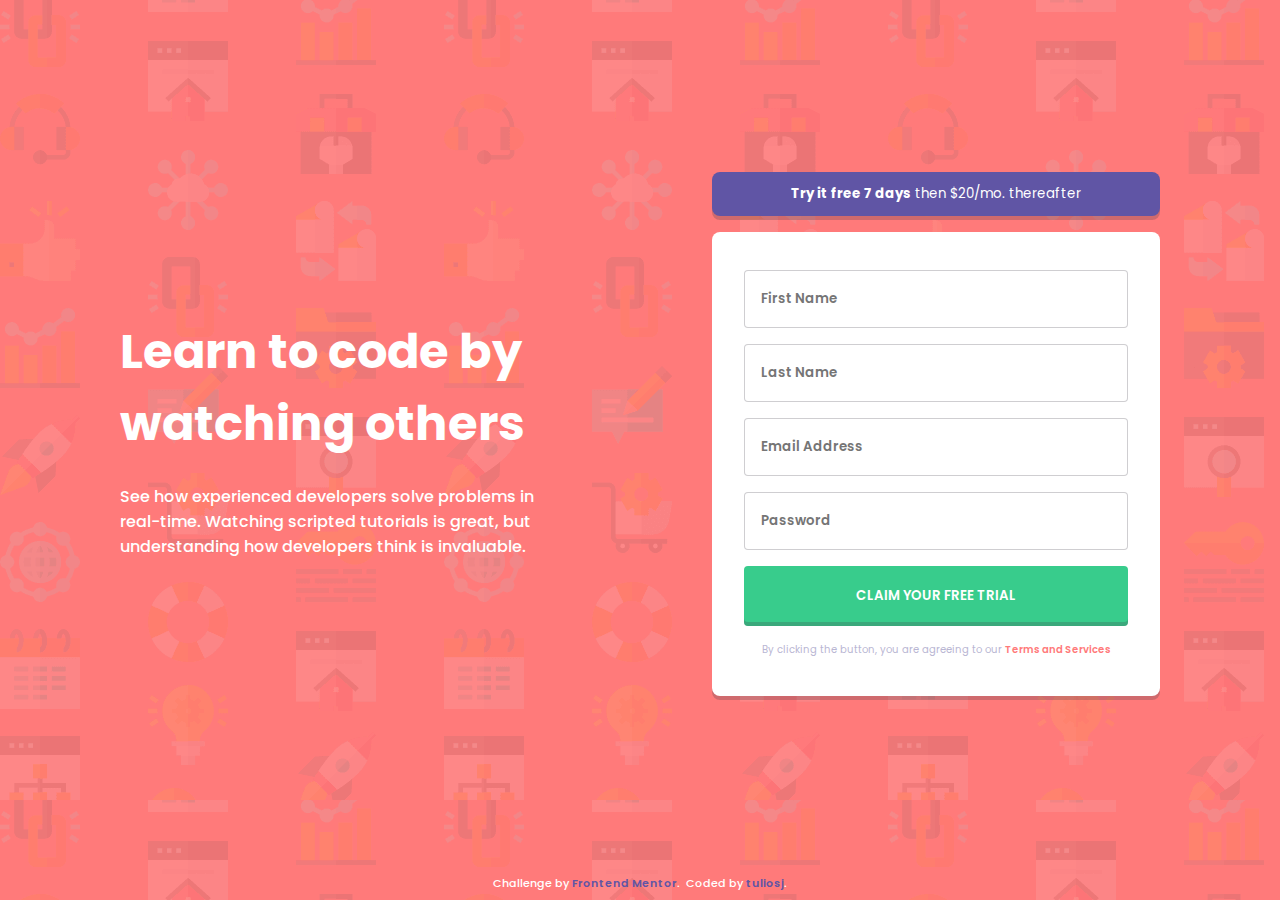
<file: intro-component-with-signup-form/index.html>
<!DOCTYPE html>
<html lang="en">
  <head>
    <meta charset="UTF-8" />
    <meta name="viewport" content="width=device-width, initial-scale=1.0" />
    <!-- displays site properly based on user's device -->

    <link
      rel="icon"
      type="image/png"
      sizes="32x32"
      href="./images/favicon-32x32.png"
    />

    <title>Frontend Mentor | Intro component with sign up form</title>

    <link
      href="https://fonts.googleapis.com/css2?family=Poppins:wght@400;500;600;700&display=swap"
      rel="stylesheet"
    />

    <script>
      const vh = window.innerHeight * 0.01;
      document.documentElement.style.setProperty("--vh", `${vh}px`);
    </script>
    <link rel="stylesheet" href="styles.css" />
  </head>
  <body>
    <div class="container">
      <div class="content">
        <div class="description">
          <h1>
            Learn to code by watching others
          </h1>
          <p>
            See how experienced developers solve problems in real-time. Watching
            scripted tutorials is great, but understanding how developers think
            is invaluable.
          </p>
        </div>
        <div class="form-column">
          <button class="try-it" onclick="location.href='#'">
            <strong>Try it free 7 days</strong> then $20/mo. thereafter
          </button>
          <form action="#">
            <div class="input-group">
              <input
                type="text"
                maxlength="100"
                name="first-name"
                id="first-name"
                placeholder="First Name"
                aria-label="First Name"
                onblur="validate('first-name')"
                required
              />
            </div>
            <div class="input-group">
              <input
                type="text"
                maxlength="100"
                name="last-name"
                id="last-name"
                placeholder="Last Name"
                aria-label="Last Name"
                onblur="validate('last-name')"
                required
              />
            </div>
            <div class="input-group">
              <input
                type="email"
                maxlength="100"
                name="email"
                id="email"
                placeholder="Email Address"
                aria-label="Email Address"
                onblur="validate('email')"
                required
              />
            </div>
            <div class="input-group">
              <input
                type="password"
                maxlength="100"
                name="password"
                id="password"
                placeholder="Password"
                aria-label="Password"
                onblur="validate('password')"
                required
              />
            </div>
            <button class="submit-button" type="submit">
              Claim your free trial
            </button>
            <span class="helper"
              >By clicking the button, you are agreeing to our
              <a href="#">Terms and Services</a></span
            >
          </form>
        </div>
      </div>

      <footer>
        <p class="attribution">
          Challenge by
          <a
            href="https://www.frontendmentor.io/challenges/intro-component-with-signup-form-5cf91bd49edda32581d28fd1"
            target="_blank"
            >Frontend Mentor</a
          >.&nbsp; Coded by <a href="https://github.com/tuliosj">tuliosj</a>.
        </p>
      </footer>
    </div>
  </body>
  <script src="https://code.jquery.com/jquery-3.5.1.min.js"></script>
  <script src="./scripts.js"></script>
</html>
</file>
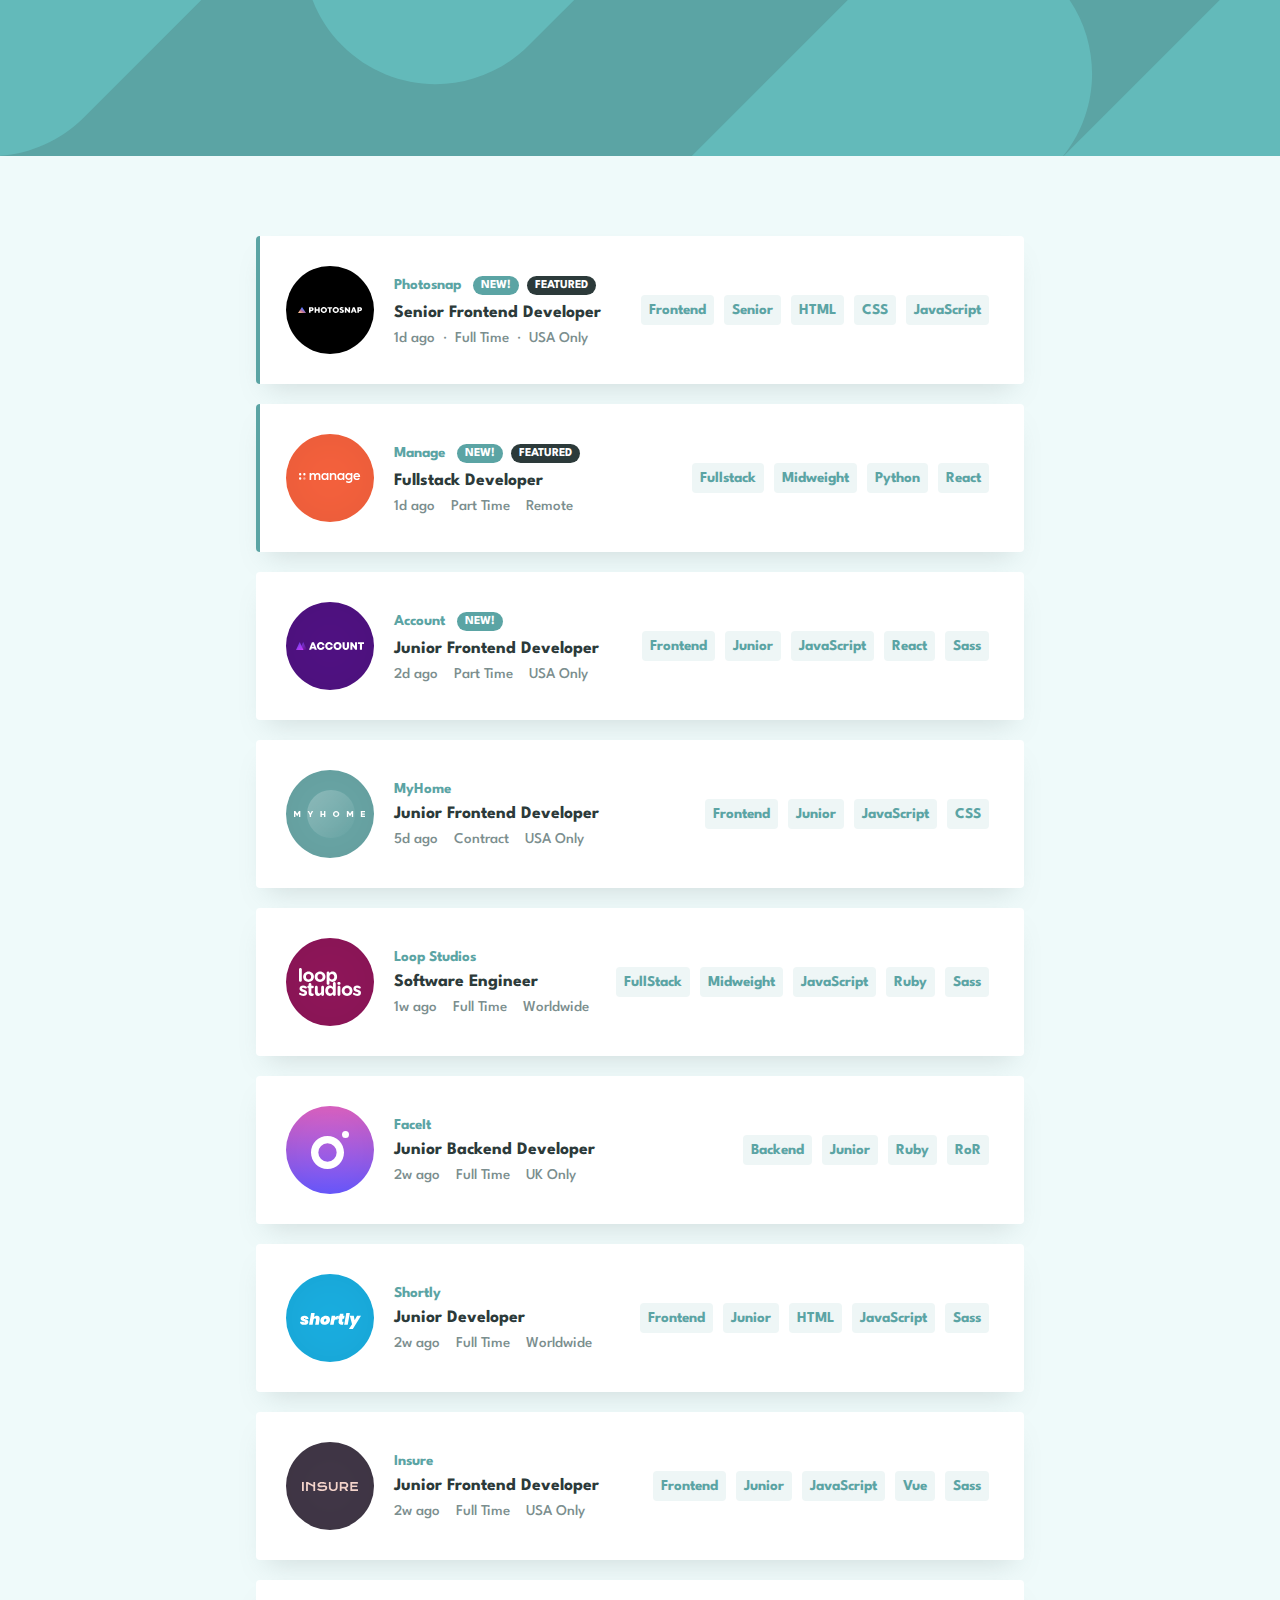
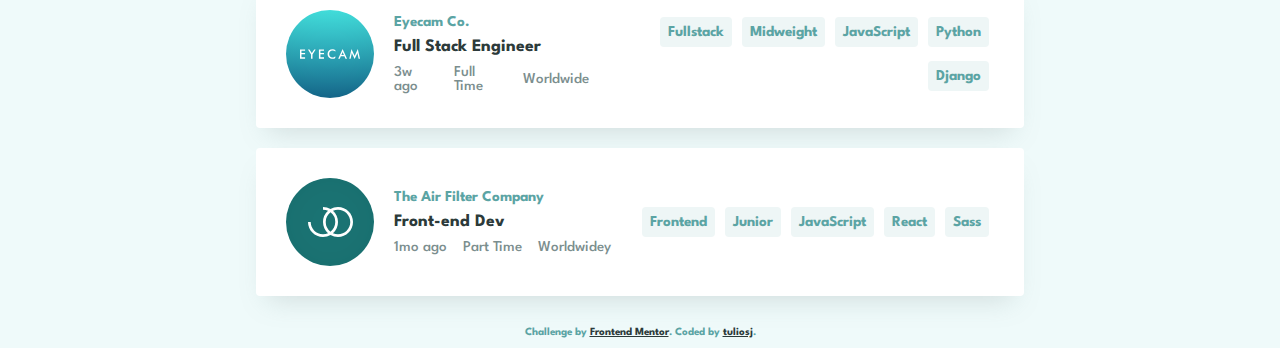
<file: job-listings-with-filtering/index.html>
<!DOCTYPE html>
<html lang="en">
  <head>
    <meta charset="UTF-8" />
    <meta name="viewport" content="width=device-width, initial-scale=1.0" />
    <!-- displays site properly based on user's device -->

    <link
      rel="icon"
      type="image/png"
      sizes="32x32"
      href="./images/favicon-32x32.png"
    />

    <title>Frontend Mentor | Job Listings</title>

    <link
      href="https://fonts.googleapis.com/css2?family=Spartan:wght@500;700&display=swap"
      rel="stylesheet"
    />

    <script>
      const vh = window.innerHeight * 0.01;
      document.documentElement.style.setProperty("--vh", `${vh}px`);
    </script>
    <link rel="stylesheet" href="styles.css" />
  </head>
  <body>
    <header>
      <div class="filter">
        <div class="filters"></div>
        <div>
          <button id="clear-all">Clear</button>
        </div>
      </div>
    </header>
    <main>
      <div class="highlighted card">
        <div class="job">
          <img src="./images/photosnap.svg" alt="Photosnap" />
          <div class="description">
            <div class="top">
              <span>Photosnap</span>
              <span class="new">New!</span>
              <span class="featured">Featured</span>
            </div>
            <button><h3>Senior Frontend Developer</h3></button>
            <div class="bottom">
              <span class="time">1d ago</span>
              <span class="dot">•</span>
              <span class="contract">Full Time</span>
              <span class="dot">•</span>
              <span class="remote">USA Only</span>
            </div>
          </div>
        </div>
        <div class="tags">
          <button data-info="Frontend">Frontend</button>
          <button data-info="Senior">Senior</button>
          <button data-info="HTML">HTML</button>
          <button data-info="CSS">CSS</button>
          <button data-info="JavaScript">JavaScript</button>
        </div>
      </div>
      <div class="highlighted card">
        <div class="job">
          <img src="./images/manage.svg" alt="Manage" />
          <div class="description">
            <div class="top">
              <span>Manage</span>
              <span class="new">New!</span>
              <span class="featured">Featured</span>
            </div>
            <button><h3>Fullstack Developer</h3></button>
            <div class="bottom">
              <span>1d ago</span>
              <span class="dot"></span>
              <span>Part Time</span>
              <span class="dot"></span>
              <span>Remote</span>
            </div>
          </div>
        </div>
        <div class="tags">
          <button data-info="Fullstack">Fullstack</button>
          <button data-info="Midweight">Midweight</button>
          <button data-info="Python">Python</button>
          <button data-info="React">React</button>
        </div>
      </div>
      <div class="card">
        <div class="job">
          <img src="./images/account.svg" alt="Account" />
          <div class="description">
            <div class="top">
              <span>Account</span>
              <span class="new">New!</span>
            </div>
            <button><h3>Junior Frontend Developer</h3></button>
            <div class="bottom">
              <span>2d ago</span>
              <span class="dot"></span>
              <span>Part Time</span>
              <span class="dot"></span>
              <span>USA Only</span>
            </div>
          </div>
        </div>
        <div class="tags">
          <button data-info="Frontend">Frontend</button>
          <button data-info="Junior">Junior</button>
          <button data-info="JavaScript">JavaScript</button>
          <button data-info="React">React</button>
          <button data-info="Sass">Sass</button>
        </div>
      </div>
      <div class="card">
        <div class="job">
          <img src="./images/myhome.svg" alt="MyHome" />
          <div class="description">
            <div class="top">
              <span>MyHome</span>
            </div>
            <button><h3>Junior Frontend Developer</h3></button>
            <div class="bottom">
              <span>5d ago</span>
              <span class="dot"></span>
              <span>Contract</span>
              <span class="dot"></span>
              <span>USA Only</span>
            </div>
          </div>
        </div>
        <div class="tags">
          <button data-info="Frontend">Frontend</button>
          <button data-info="Junior">Junior</button>
          <button data-info="JavaScript">JavaScript</button>
          <button data-info="CSS">CSS</button>
        </div>
      </div>
      <div class="card">
        <div class="job">
          <img src="./images/loop-studios.svg" alt="Loop Studios" />
          <div class="description">
            <div class="top">
              <span>Loop Studios</span>
            </div>
            <button><h3>Software Engineer</h3></button>
            <div class="bottom">
              <span>1w ago</span>
              <span class="dot"></span>
              <span>Full Time</span>
              <span class="dot"></span>
              <span>Worldwide</span>
            </div>
          </div>
        </div>
        <div class="tags">
          <button data-info="FullStack">FullStack</button>
          <button data-info="Midweight">Midweight</button>
          <button data-info="JavaScript">JavaScript</button>
          <button data-info="Ruby">Ruby</button>
          <button data-info="Sass">Sass</button>
        </div>
      </div>
      <div class="card">
        <div class="job">
          <img src="./images/faceit.svg" alt="FaceIt" />
          <div class="description">
            <div class="top">
              <span>FaceIt</span>
            </div>
            <button><h3>Junior Backend Developer</h3></button>
            <div class="bottom">
              <span>2w ago</span>
              <span class="dot"></span>
              <span>Full Time</span>
              <span class="dot"></span>
              <span>UK Only</span>
            </div>
          </div>
        </div>
        <div class="tags">
          <button data-info="Backend">Backend</button>
          <button data-info="Junior">Junior</button>
          <button data-info="Ruby">Ruby</button>
          <button data-info="RoR">RoR</button>
        </div>
      </div>
      <div class="card">
        <div class="job">
          <img src="./images/shortly.svg" alt="Shortly" />
          <div class="description">
            <div class="top">
              <span>Shortly</span>
            </div>
            <button><h3>Junior Developer</h3></button>
            <div class="bottom">
              <span>2w ago</span>
              <span class="dot"></span>
              <span>Full Time</span>
              <span class="dot"></span>
              <span>Worldwide</span>
            </div>
          </div>
        </div>
        <div class="tags">
          <button data-info="Frontend">Frontend</button>
          <button data-info="Junior">Junior</button>
          <button data-info="HTML">HTML</button>
          <button data-info="JavaScript">JavaScript</button>
          <button data-info="Sass">Sass</button>
        </div>
      </div>
      <div class="card">
        <div class="job">
          <img src="./images/insure.svg" alt="Insure" />
          <div class="description">
            <div class="top">
              <span>Insure</span>
            </div>
            <button><h3>Junior Frontend Developer</h3></button>
            <div class="bottom">
              <span>2w ago</span>
              <span class="dot"></span>
              <span>Full Time</span>
              <span class="dot"></span>
              <span>USA Only</span>
            </div>
          </div>
        </div>
        <div class="tags">
          <button data-info="Frontend">Frontend</button>
          <button data-info="Junior">Junior</button>
          <button data-info="JavaScript">JavaScript</button>
          <button data-info="Vue">Vue</button>
          <button data-info="Sass">Sass</button>
        </div>
      </div>
      <div class="card">
        <div class="job">
          <img src="./images/eyecam-co.svg" alt="Eyecam Co." />
          <div class="description">
            <div class="top">
              <span>Eyecam Co.</span>
            </div>
            <button><h3>Full Stack Engineer</h3></button>
            <div class="bottom">
              <span>3w ago</span>
              <span class="dot"></span>
              <span>Full Time</span>
              <span class="dot"></span>
              <span>Worldwide</span>
            </div>
          </div>
        </div>
        <div class="tags">
          <button data-info="Fullstack">Fullstack</button>
          <button data-info="Midweight">Midweight</button>
          <button data-info="JavaScript">JavaScript</button>
          <button data-info="Python">Python</button>
          <button data-info="Django">Django</button>
        </div>
      </div>
      <div class="card">
        <div class="job">
          <img
            src="./images/the-air-filter-company.svg"
            alt="The Air Filter Company"
          />
          <div class="description">
            <div class="top">
              <span>The Air Filter Company</span>
            </div>
            <button><h3>Front-end Dev</h3></button>
            <div class="bottom">
              <span>1mo ago</span>
              <span class="dot"></span>
              <span>Part Time</span>
              <span class="dot"></span>
              <span>Worldwidey</span>
            </div>
          </div>
        </div>
        <div class="tags">
          <button data-info="Frontend">Frontend</button>
          <button data-info="Junior">Junior</button>
          <button data-info="Ruby">JavaScript</button>
          <button data-info="React">React</button>
          <button data-info="Sass">Sass</button>
        </div>
      </div>
    </main>

    <footer>
      <p>
        Challenge by
        <a
          href="https://www.frontendmentor.io/challenges/job-listings-with-filtering-ivstIPCt"
          target="_blank"
          >Frontend Mentor</a
        >. Coded by <a href="https://github.com/tuliosj">tuliosj</a>.
      </p>
    </footer>
  </body>
  <script src="https://code.jquery.com/jquery-3.5.1.min.js"></script>
  <script src="./scripts.js"></script>
</html>
</file>
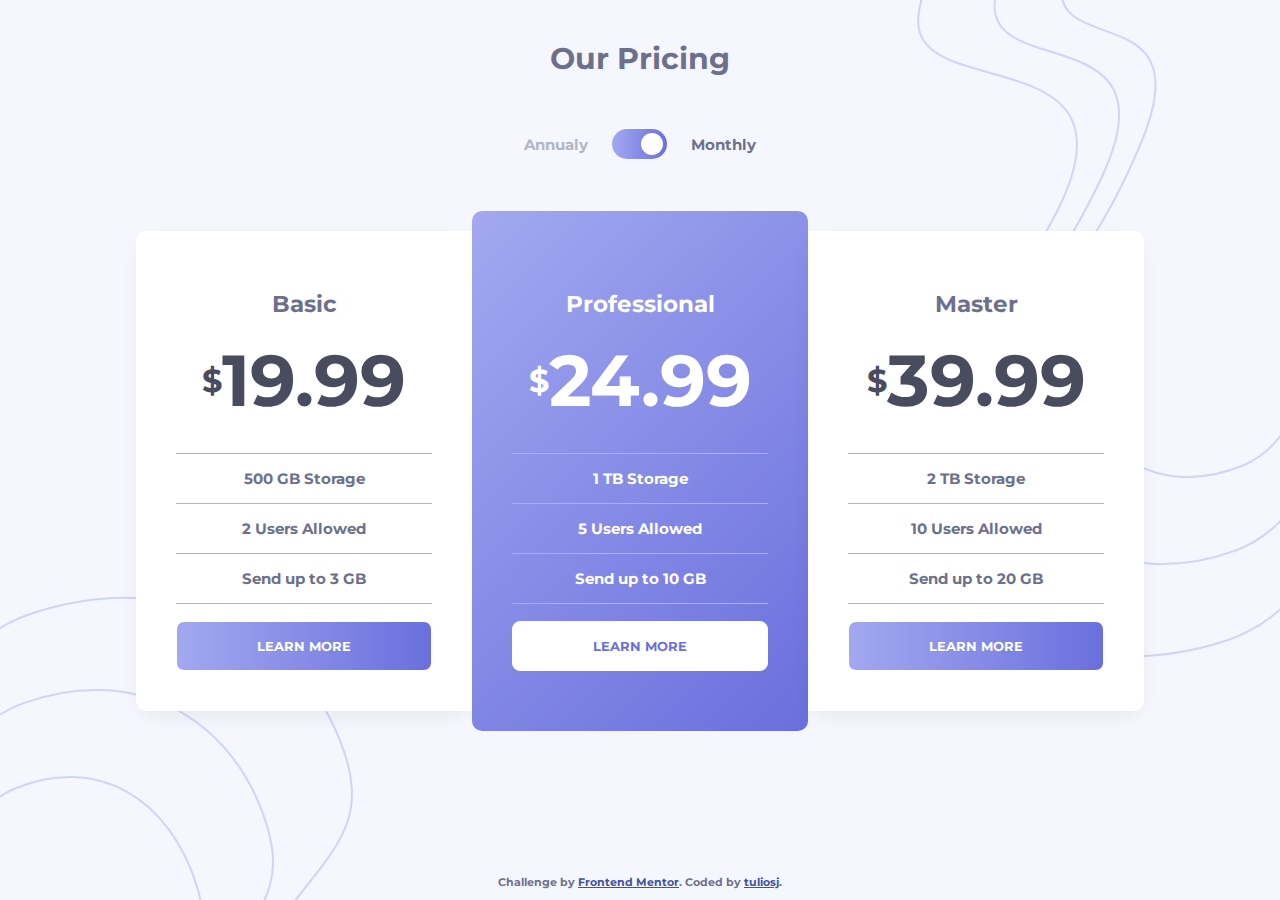
<file: pricing-component-with-toggle/index.html>
<!DOCTYPE html>
<html lang="en">
  <head>
    <meta charset="UTF-8" />
    <meta name="viewport" content="width=device-width, initial-scale=1.0" />
    <!-- displays site properly based on user's device -->

    <link
      rel="icon"
      type="image/png"
      sizes="32x32"
      href="./images/favicon-32x32.png"
    />

    <title>Frontend Mentor | Pricing component with toggle</title>

    <link
      href="https://fonts.googleapis.com/css2?family=Montserrat:wght@700&display=swap"
      rel="stylesheet"
    />

    <script>
      const vh = window.innerHeight * 0.01;
      document.documentElement.style.setProperty("--vh", `${vh}px`);
    </script>
    <link rel="stylesheet" href="./styles.css" />
  </head>

  <body>
    <h1>Our Pricing</h1>
    <div class="toggle-container">
      <label for="toggle" id="y-label">Annualy</label>
      <input
        type="checkbox"
        name="toggle"
        id="toggle"
        aria-label="Check this for the annual plan"
      />
      <label for="toggle" id="m-label">Monthly</label>
    </div>

    <div class="card-container">
      <div class="basic card">
        <div class="plan">
          <h2>Basic</h2>
          <h3 class="monthly"><span>&dollar;</span>19.99</h3>
          <h3 class="annually" style="display: none;">
            <span>&dollar;</span>199.99
          </h3>
        </div>
        <ul>
          <li>500 GB Storage</li>
          <li>2 Users Allowed</li>
          <li>Send up to 3 GB</li>
        </ul>
        <button>Learn More</button>
      </div>
      <div class="pro card">
        <div class="plan">
          <h2>Professional</h2>
          <h3 class="monthly"><span>&dollar;</span>24.99</h3>
          <h3 class="annually" style="display: none;">
            <span>&dollar;</span>249.99
          </h3>
        </div>
        <ul>
          <li>1 TB Storage</li>
          <li>5 Users Allowed</li>
          <li>Send up to 10 GB</li>
        </ul>
        <button>Learn More</button>
      </div>
      <div class="master card">
        <div class="plan">
          <h2>Master</h2>
          <h3 class="monthly"><span>&dollar;</span>39.99</h3>
          <h3 class="annually" style="display: none;">
            <span>&dollar;</span>399.99
          </h3>
        </div>
        <ul>
          <li>2 TB Storage</li>
          <li>10 Users Allowed</li>
          <li>Send up to 20 GB</li>
        </ul>
        <button>Learn More</button>
      </div>
    </div>

    <div class="attribution">
      <p>
        Challenge by
        <a
          href="https://www.frontendmentor.io/challenges/pricing-component-with-toggle-8vPwRMIC"
          target="_blank"
          >Frontend Mentor</a
        >. Coded by <a href="https://github.com/tuliosj">tuliosj</a>.
      </p>
    </div>
  </body>
  <script src="https://code.jquery.com/jquery-3.5.1.min.js"></script>
  <script src="scripts.js"></script>
</html>
</file>
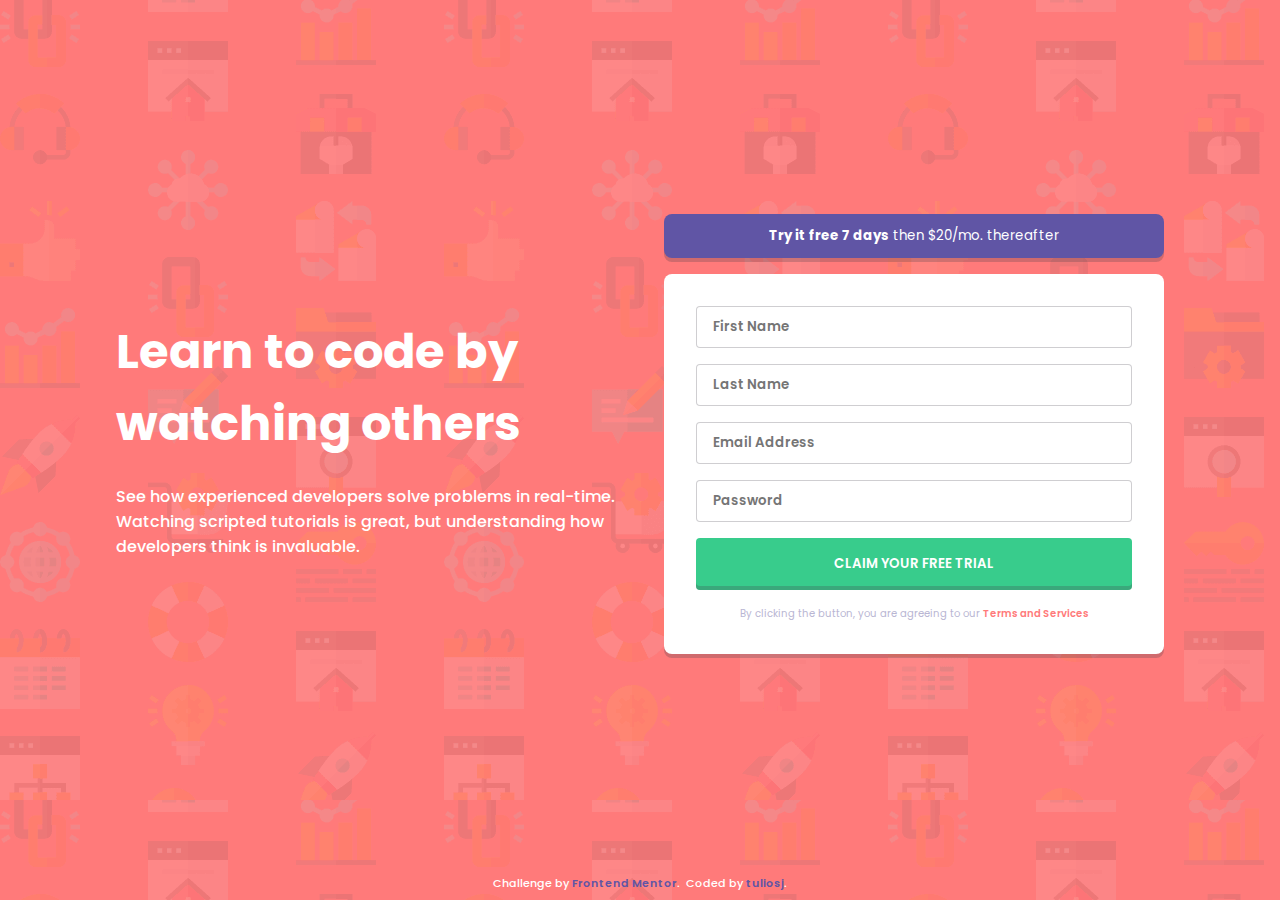
<file: Newbie/IntroWithSignUpForm/index.html>
<!DOCTYPE html>
<html lang="en">
  <head>
    <meta charset="UTF-8" />
    <meta name="viewport" content="width=device-width, initial-scale=1.0" />
    <!-- displays site properly based on user's device -->

    <link
      rel="icon"
      type="image/png"
      sizes="32x32"
      href="./images/favicon-32x32.png"
    />

    <title>Frontend Mentor | Intro component with sign up form</title>

    <link
      href="https://fonts.googleapis.com/css2?family=Poppins:wght@400;500;600;700&display=swap"
      rel="stylesheet"
    />
    <link rel="stylesheet" href="styles.css" />
  </head>
  <body>
    <div class="container">
      <div class="content">
        <div class="description">
          <h1>
            Learn to code by watching others
          </h1>
          <p>
            See how experienced developers solve problems in real-time. Watching
            scripted tutorials is great, but understanding how developers think
            is invaluable.
          </p>
        </div>
        <div class="form-column">
          <button class="try-it" onclick="location.href='#'">
            <b>Try it free 7 days</b> then $20/mo. thereafter
          </button>
          <form action="#">
            <div class="input-group">
              <input
                type="text"
                maxlength="100"
                name="first-name"
                id="first-name"
                placeholder="First Name"
                onblur="validate('first-name')"
                required
              />
            </div>
            <div class="input-group">
              <input
                type="text"
                maxlength="100"
                name="last-name"
                id="last-name"
                placeholder="Last Name"
                onblur="validate('last-name')"
                required
              />
            </div>
            <div class="input-group">
              <input
                type="email"
                maxlength="100"
                name="email"
                id="email"
                placeholder="Email Address"
                onblur="validate('email')"
                required
              />
            </div>
            <div class="input-group">
              <input
                type="password"
                maxlength="100"
                name="password"
                id="password"
                placeholder="Password"
                onblur="validate('password')"
                required
              />
            </div>
            <button class="submit-button" type="submit">
              Claim your free trial
            </button>
            <span class="helper"
              >By clicking the button, you are agreeing to our
              <a href="#">Terms and Services</a></span
            >
          </form>
        </div>
      </div>

      <footer>
        <p class="attribution">
          Challenge by
          <a
            href="https://www.frontendmentor.io/challenges/intro-component-with-signup-form-5cf91bd49edda32581d28fd1"
            target="_blank"
            >Frontend Mentor</a
          >.&nbsp; Coded by <a href="https://github.com/tuliosj">tuliosj</a>.
        </p>
      </footer>
    </div>
  </body>
  <script src="https://code.jquery.com/jquery-3.5.1.min.js"></script>
  <script src="./scripts.js"></script>
</html>
</file>
<file: intro-component-with-signup-form/styles.css>
/* Colors */
:root {
  font-size: 62.5%;

  --red: hsl(0, 100%, 74%);
  --green: hsl(154, 59%, 51%);
  --light-green: hsl(154, 59%, 61%);
  --blue: hsl(248, 32%, 49%);
  --light-blue: hsl(248, 32%, 59%);
  --dark-blue: hsl(249, 10%, 26%);
  --dark-blue-alpha: hsla(249, 10%, 26%, 0.25);
  --grayish-blue: hsl(246, 25%, 77%);
}

/* Body */
html {
  height: 100vh;
  height: calc(var(--vh, 1vh) * 100);
}

body {
  background-color: var(--red);
  background-image: url("./images/bg-intro-desktop.png");
  font-family: "Poppins", sans-serif;
  font-size: 1.6rem;
  margin: 0;
  min-height: 100vh;
  min-height: calc(var(--vh, 1vh) * 100);
}

.container {
  display: flex;
  flex-direction: column;

  min-height: 100vh;
  min-height: calc(var(--vh, 1vh) * 100);
}

.content {
  display: flex;
  justify-content: space-evenly;
  flex-wrap: wrap;

  flex-grow: 2;
}

.content > * {
  display: flex;
  flex-direction: column;
  flex-basis: 35%;
  justify-content: center;

  margin: 2.4rem;
}

footer {
  display: flex;
  align-items: center;
  justify-content: center;

  color: #fff;
}

.attribution {
  font-size: 1.1rem;
  text-align: center;
}

.attribution a {
  color: var(--blue);
}

/* Descriptive Text */

.description {
  color: #fff;
  max-width: 50rem;
}

h1 {
  font-weight: 700;
  font-size: 4.8rem;
  margin: 1.6rem 0;
}

p {
  font-weight: 500;
  margin: 0.8rem 0;
}

/* Form column */

.form-column {
  display: flex;
  justify-content: center;
  flex-direction: column;
}

.form-column > * {
  margin: 0.8rem 0;
  border-radius: 0.8rem;
  box-shadow: 0 0.4rem var(--dark-blue-alpha);
}

.try-it {
  background-color: var(--blue);
  padding: 1.2rem;
}

.try-it a {
  color: #fff;
  font-size: 1.6rem;
  font-weight: 400;
}

.try-it:hover,
.try-it:focus {
  background-color: var(--light-blue);
}

button {
  color: #fff;
  text-align: center;
  font-family: "Poppins", sans-serif;
  border: none;
}

button:focus {
  outline: none;
}

button:active {
  outline: none;
  transform: translateY(0.4rem);
  box-shadow: 0 0;
}

/* Card */

form {
  background-color: #fff;
  display: flex;
  flex-direction: column;
  padding: 3rem 2.4rem;
}

form > * {
  margin: 0.8rem;
}

.input-group {
  display: flex;
  flex-direction: column;
}

.input-group > * {
  flex-grow: 2;
}

input {
  min-height: 4rem;
  padding: 0.8rem 1.6rem;
  border-radius: 0.4rem;
  border: 0.1rem solid var(--dark-blue-alpha);

  font-family: "Poppins", sans-serif;
  font-weight: 600;
  color: var(--dark-blue);
  caret-color: var(--blue);
}

input:focus {
  border: 0.1rem solid var(--blue);
  outline: none;
}

.invalid {
  border: 0.1rem solid var(--red);
}

.invalid-helper {
  position: relative;
  display: flex;
  justify-content: flex-end;
}

.invalid-helper > em {
  margin: 0.4rem;

  color: var(--red);
  font-size: 1.2rem;
  text-align: right;
}

.invalid-helper > img {
  position: absolute;
  bottom: 3.5rem;
  right: 1.7rem;
}

.submit-button {
  background-color: var(--green);
  padding: 2rem;

  border-radius: 0.4rem;
  box-shadow: 0 -0.4rem var(--dark-blue-alpha) inset;

  font-weight: 600;
  text-align: center;
  text-transform: uppercase;
}

.submit-button:hover,
.submit-button:focus {
  background-color: var(--light-green);
}

/* Text Helper */

.helper {
  color: var(--grayish-blue);
  font-size: 1rem;
  text-align: center;
}

a {
  font-weight: 600;
  text-decoration: none;
  color: var(--red);
}

a:focus {
  outline: none;
  text-decoration: underline;
}

/* vertical mode */
@media (max-width: 60em) {
  .content {
    flex-direction: column;
    align-items: center;
  }
  body {
    background-image: url("./images/bg-intro-mobile.png");
  }
  .description {
    text-align: center;
  }
  h1 {
    font-size: 2.8rem;
  }
  .try-it {
    padding: 1.2rem 7.2rem;
  }
  form {
    padding: 0.8rem;
  }
  .form-column {
    width: 90vw;
  }
}
</file>
<file: job-listings-with-filtering/styles.css>
:root {
  font-size: 62.5%;
  --dark-cyan: hsl(180, 29%, 50%);
  --background-grayish-cyan: hsl(180, 52%, 96%);
  --filter-grayish-cyan: hsl(180, 31%, 95%);
  --dark-grayish-cyan: hsl(180, 8%, 52%);
  --darker-grayish-cyan: hsl(180, 14%, 20%);
}

html,
body {
  margin: 0;
  background-color: var(--background-grayish-cyan);
  min-height: 100vh;
  min-height: calc(var(--vh, 1vh) * 100);
  font-family: "Spartan", sans-serif;
  font-size: 1.5rem;
  color: var(--dark-cyan);
  font-weight: 700;
}

body {
  display: flex;
  flex-direction: column;
  overflow-y: scroll;
}

button {
  font-family: "Spartan", sans-serif;
  font-size: 1.5rem;
  color: var(--dark-cyan);
  font-weight: 700;
  border: none;
  background-color: transparent;
  padding: 0;
}

header {
  background-color: var(--dark-cyan);
  background-image: url("./images/bg-header-desktop.svg");
  background-repeat: no-repeat;
  background-size: cover;
  height: 15.6rem;
  display: flex;
  justify-content: center;
}

.filter {
  position: absolute;
  top: 12rem;
  display: flex;
  justify-content: space-between;
  align-items: center;

  width: calc(60% - 6rem);
  padding: 1.6rem 3rem;
  background-color: #fff;
  border-radius: 0.4rem;
  box-shadow: 0px 15px 25px -11px rgba(123, 142, 142, 0.25);
  visibility: hidden;
}

.filters {
  display: flex;
}

.item {
  margin: 0.5rem;
  display: flex;
}

.item > * {
  padding: 0.8rem;
  display: flex;
  align-items: center;
}

.item > span {
  background-color: var(--filter-grayish-cyan);
  border-top-left-radius: 0.4rem;
  border-bottom-left-radius: 0.4rem;
}

.item > button {
  background-color: var(--dark-cyan);
  color: #fff;
  border-top-right-radius: 0.4rem;
  border-bottom-right-radius: 0.4rem;
}

.item > button:hover {
  cursor: pointer;
  background-color: var(--darker-grayish-cyan);
}

#clear-all:hover {
  cursor: pointer;
  text-decoration: underline;
}

main {
  padding: 8rem 20% 0 20%;
}

.card {
  display: flex;
  justify-content: space-between;

  background-color: #fff;
  border-radius: 0.4rem;
  padding: 3rem;
  margin-bottom: 2rem;
  box-shadow: 0px 15px 25px -11px rgba(123, 142, 142, 0.25);
}

.highlighted.card {
  border-left: 0.4rem solid var(--dark-cyan);
  padding-left: 2.6rem;
}

.job {
  display: flex;
}

.description {
  display: flex;
  flex-direction: column;
  justify-content: center;

  margin-left: 2rem;
}

.top {
  display: flex;
  align-items: center;
}

.top > * {
  margin-right: 0.8rem;
}

.new,
.featured {
  text-transform: uppercase;
  border-radius: 2rem;
  padding: 0.4rem 0.8rem;
  color: #fff;
  font-size: 1.2rem;
}

.new {
  margin-left: 0.4rem;
  background-color: var(--dark-cyan);
}

.featured {
  background-color: var(--darker-grayish-cyan);
}

h3 {
  text-align: left;
  margin: 1rem 0;
  color: var(--darker-grayish-cyan);
}

h3:hover {
  cursor: pointer;
  color: var(--dark-cyan);
}

.bottom {
  display: flex;
  align-items: center;
}

.bottom > span {
  font-weight: 500;
  color: var(--dark-grayish-cyan);
}

.dot {
  content: "•";
  font-size: 0.8rem;
  margin: 0 0.8rem;
}

.tags {
  display: flex;
  flex-wrap: wrap;
  justify-content: flex-end;
  align-items: center;
}

.tags > button {
  margin: 0.5rem;
  padding: 0.8rem;
  background-color: var(--filter-grayish-cyan);
  border-radius: 0.4rem;
}

.tags > button:hover {
  cursor: pointer;
  background-color: var(--dark-cyan);
  color: #fff;
}

footer {
  flex-grow: 2;
  display: flex;
  justify-content: center;
  align-items: flex-end;
  font-size: 1.1rem;
  text-align: center;
}
footer a {
  color: var(--darker-grayish-cyan);
}

@media (max-width: 68.499em) {
  .filter {
    width: calc(90% - 6rem);
    flex-wrap: wrap;
  }

  .filters {
    flex-wrap: wrap;
  }

  .item {
    margin-bottom: 1rem;
  }

  main {
    padding: 8rem 5% 0 5%;
  }

  .card {
    flex-direction: column;
    margin: 6rem 0;
  }

  .job {
    position: relative;
  }

  .job > img {
    position: absolute;
    top: -6rem;
    height: 6rem;
  }

  .description {
    margin: 2rem 0 0 0;
    width: 100%;
    padding-bottom: 2rem;
    border-bottom: 0.2rem solid var(--dark-grayish-cyan);
  }

  .description > div {
    flex-wrap: wrap;
  }

  .description > div > span {
    margin-top: 1rem;
  }

  .tags {
    justify-content: flex-start;
    margin-top: 2rem;
  }
}
</file>
<file: pricing-component-with-toggle/styles.css>
:root {
  font-size: 62.5%;

  --grad-buttons: linear-gradient(
    90deg,
    hsl(236, 72%, 79%) 0%,
    hsl(237, 63%, 64%) 100%
  );
  --grad-card: linear-gradient(
    135deg,
    hsl(236, 72%, 79%) 0%,
    hsl(237, 63%, 64%) 100%
  );
  --very-light-blue: hsl(240, 78%, 98%);
  --light-blue: hsl(234, 14%, 74%);
  --blue: hsl(233, 13%, 49%);
  --dark-blue: hsl(232, 13%, 33%);
}

html,
body {
  min-height: 100vh;
  min-height: calc(var(--vh, 1vh) * 100);
  margin: 0;
}

html {
  background-color: var(--very-light-blue);
  background-image: url("./images/bg-top.svg"), url("./images/bg-bottom.svg");
  background-repeat: no-repeat, no-repeat;
  background-position: top right, left bottom;
}

body {
  font-family: "Montserrat", sans-serif;
  font-weight: 700;
  font-size: 1.5rem;
  color: var(--blue);

  display: flex;
  flex-direction: column;
  align-items: center;
}

/* Header */
h1 {
  margin: 4rem;
}

.toggle-container {
  display: flex;
  justify-content: center;
  align-items: center;
}

.toggle-container > * {
  margin: 1.2rem;
}

#y-label {
  color: var(--light-blue);
}

input[type="checkbox"] {
  position: relative;
  -webkit-appearance: none;
  outline: none;
  width: 5.5rem;
  height: 3rem;
  background: var(--grad-buttons);
  border-radius: 5rem;
}

input[type="checkbox"]:after {
  content: "";
  position: absolute;
  top: 0.4rem;
  right: 0.4rem;
  background-color: #fff;
  width: 2.2rem;
  height: 2.2rem;
  border-radius: 50%;
  transition: 150ms;
}

input[type="checkbox"]:checked:after {
  right: 2.9rem;
  transition: 150ms;
}

input[type="checkbox"]:hover {
  background: hsl(236, 72%, 79%);
  cursor: pointer;
}

/* Cards */
.card {
  display: flex;
  flex-direction: column;
  align-items: stretch;
  justify-content: space-between;

  text-align: center;
  max-width: 32rem;
  height: 40rem;
  background-color: #fff;
  border-radius: 1rem;
}

h3 {
  display: flex;
  justify-content: center;
  align-items: center;
  font-size: 7.2rem;
  margin: 1.2rem 0;
  color: var(--dark-blue);
}
h3 > span {
  font-size: 3.2rem;
}

ul {
  padding: 0;
  margin: 0;
  border-top: 1px solid var(--light-blue);
}
li {
  list-style: none;
  padding: 15px 0px;
  border-bottom: 1px solid var(--light-blue);
}

button {
  font-family: "Montserrat", sans-serif;
  font-weight: 700;
  text-transform: uppercase;

  background: var(--grad-buttons);
  color: #fff;
  width: 100%;
  height: 5rem;
  border: 1px solid #fff;
  border-radius: 0.8rem;
}

button:hover {
  cursor: pointer;
  background: transparent;
  color: hsl(237, 63%, 64%);
  border: 1px solid hsl(237, 63%, 64%);
}

.card:nth-child(even) {
  background: var(--grad-card);
  color: #fff;
}

.card:nth-child(even) > .plan > h3 {
  color: #fff;
}

.card:nth-child(even) > button {
  background: #fff;
  color: hsl(237, 63%, 64%);
}

.card:nth-child(even) > button:hover {
  background: transparent;
  color: #fff;
  border: 1px solid #fff;
}

.basic,
.master {
  box-shadow: 0 0.8rem 2.5rem -0.8rem rgba(30, 30, 60, 0.1);
}

.attribution {
  flex-grow: 2;
  display: flex;
  justify-content: center;
  align-items: flex-end;
  font-size: 11px;
  text-align: center;
}
.attribution a {
  color: hsl(228, 45%, 44%);
}

@media (min-width: 68.5em) {
  .card-container {
    display: flex;
    justify-content: center;
    align-items: center;

    margin: 4rem 1.2rem;
  }

  .card {
    width: 20vw;
    padding: 4rem;
  }

  .card:nth-child(even) {
    padding: 6rem 4rem;
  }

  .basic.card {
    border-radius: 1rem 0 0 1rem;
  }
  .master.card {
    border-radius: 0 1rem 1rem 0;
  }
}
@media (max-width: 68.49em) {
  .card {
    margin: 2rem 0;
    width: 80vw;
    padding: 4rem 5vw;
  }

  .pro {
    box-shadow: 0 0.8rem 2.5rem -0.8rem rgba(30, 30, 60, 0.1);
  }
}
</file>
<file: Newbie/IntroWithSignUpForm/styles.css>
/* Colors */
:root {
  --red: hsl(0, 100%, 74%);
  --green: hsl(154, 59%, 51%);
  --light-green: hsl(154, 59%, 61%);
  --blue: hsl(248, 32%, 49%);
  --light-blue: hsl(248, 32%, 59%);
  --dark-blue: hsl(249, 10%, 26%);
  --dark-blue-alpha: hsla(249, 10%, 26%, 0.25);
  --grayish-blue: hsl(246, 25%, 77%);
}

/* Body */
html {
  height: 100vh;
}

body {
  background-color: var(--red);
  background-image: url("./images/bg-intro-desktop.png");
  font-family: "Poppins", sans-serif;
  font-size: 16px;
  margin: 0;
  min-height: 100vh;
}

.container {
  display: flex;
  flex-direction: column;

  min-height: 100vh;
}

.content {
  display: flex;
  justify-content: center;
  flex-wrap: wrap;

  flex-grow: 2;
}

.content > * {
  display: flex;
  flex-direction: column;
  justify-content: center;

  margin: 24px;
}

footer {
  display: flex;
  align-items: center;
  justify-content: center;

  color: #fff;
}

.attribution {
  font-size: 11px;
  text-align: center;
}

.attribution a {
  color: var(--blue);
}

/* Descriptive Text */

.description {
  color: #fff;
  max-width: 500px;
}

h1 {
  font-weight: 700;
  font-size: 48px;
  margin: 16px 0;
}

p {
  font-weight: 500;
  margin: 8px 0;
}

/* Form column */

.form-column {
  display: flex;
  justify-content: center;
  flex-direction: column;
}

.form-column > * {
  margin: 8px 0;
  border-radius: 8px;
  box-shadow: 0 4px var(--dark-blue-alpha);
}

.try-it {
  background-color: var(--blue);
  padding: 12px;
}

.try-it a {
  color: #fff;
  font-size: 16px;
  font-weight: 400;
}

.try-it:hover,
.try-it:focus {
  background-color: var(--light-blue);
}

button {
  color: #fff;
  text-align: center;
  font-family: "Poppins", sans-serif;
  border: none;
}

button:focus {
  outline: none;
}

button:active {
  outline: none;
  transform: translateY(4px);
  box-shadow: 0px 0px;
}

/* Card */

form {
  background-color: #fff;
  display: flex;
  flex-direction: column;
  padding: 24px;
}

form > * {
  margin: 8px;
}

.input-group {
  display: flex;
  flex-direction: column;
}

.input-group > * {
  flex-grow: 2;
}

input {
  min-height: 24px;
  padding: 8px 16px;
  border-radius: 4px;
  border: 1px solid var(--dark-blue-alpha);

  font-family: "Poppins", sans-serif;
  font-weight: 600;
  color: var(--dark-blue);
  caret-color: var(--blue);
}

input:focus {
  border: 1px solid var(--blue);
  outline: none;
}

.invalid-input {
  margin: 4px;

  color: var(--red);
  font-size: 12px;
  text-align: right;
}

.submit-button {
  background-color: var(--green);
  padding: 16px;

  border-radius: 4px;
  box-shadow: 0px -4px var(--dark-blue-alpha) inset;

  font-weight: 600;
  text-align: center;
  text-transform: uppercase;
}

.submit-button:hover,
.submit-button:focus {
  background-color: var(--light-green);
}

/* Text Helper */

.helper {
  color: var(--grayish-blue);
  font-size: 10px;
  text-align: center;
}

a {
  font-weight: 600;
  text-decoration: none;
  color: var(--red);
}

a:focus {
  outline: none;
  text-decoration: underline;
}

/* Responsiveness */

/* card size */
@media (min-width: 548px) {
  .form-column {
    min-width: 500px;
  }
}
@media (max-width: 548px) {
  .form-column {
    width: 100vh;
  }
}

/* vertical mode */
@media (max-width: 1095px) {
  body {
    background-image: url("./images/bg-intro-mobile.png");
  }
  .description {
    text-align: center;
  }
  h1 {
    font-size: 28px;
  }
  .try-it {
    padding: 12px 72px;
  }
  form {
    padding: 8px;
  }
}
</file>
